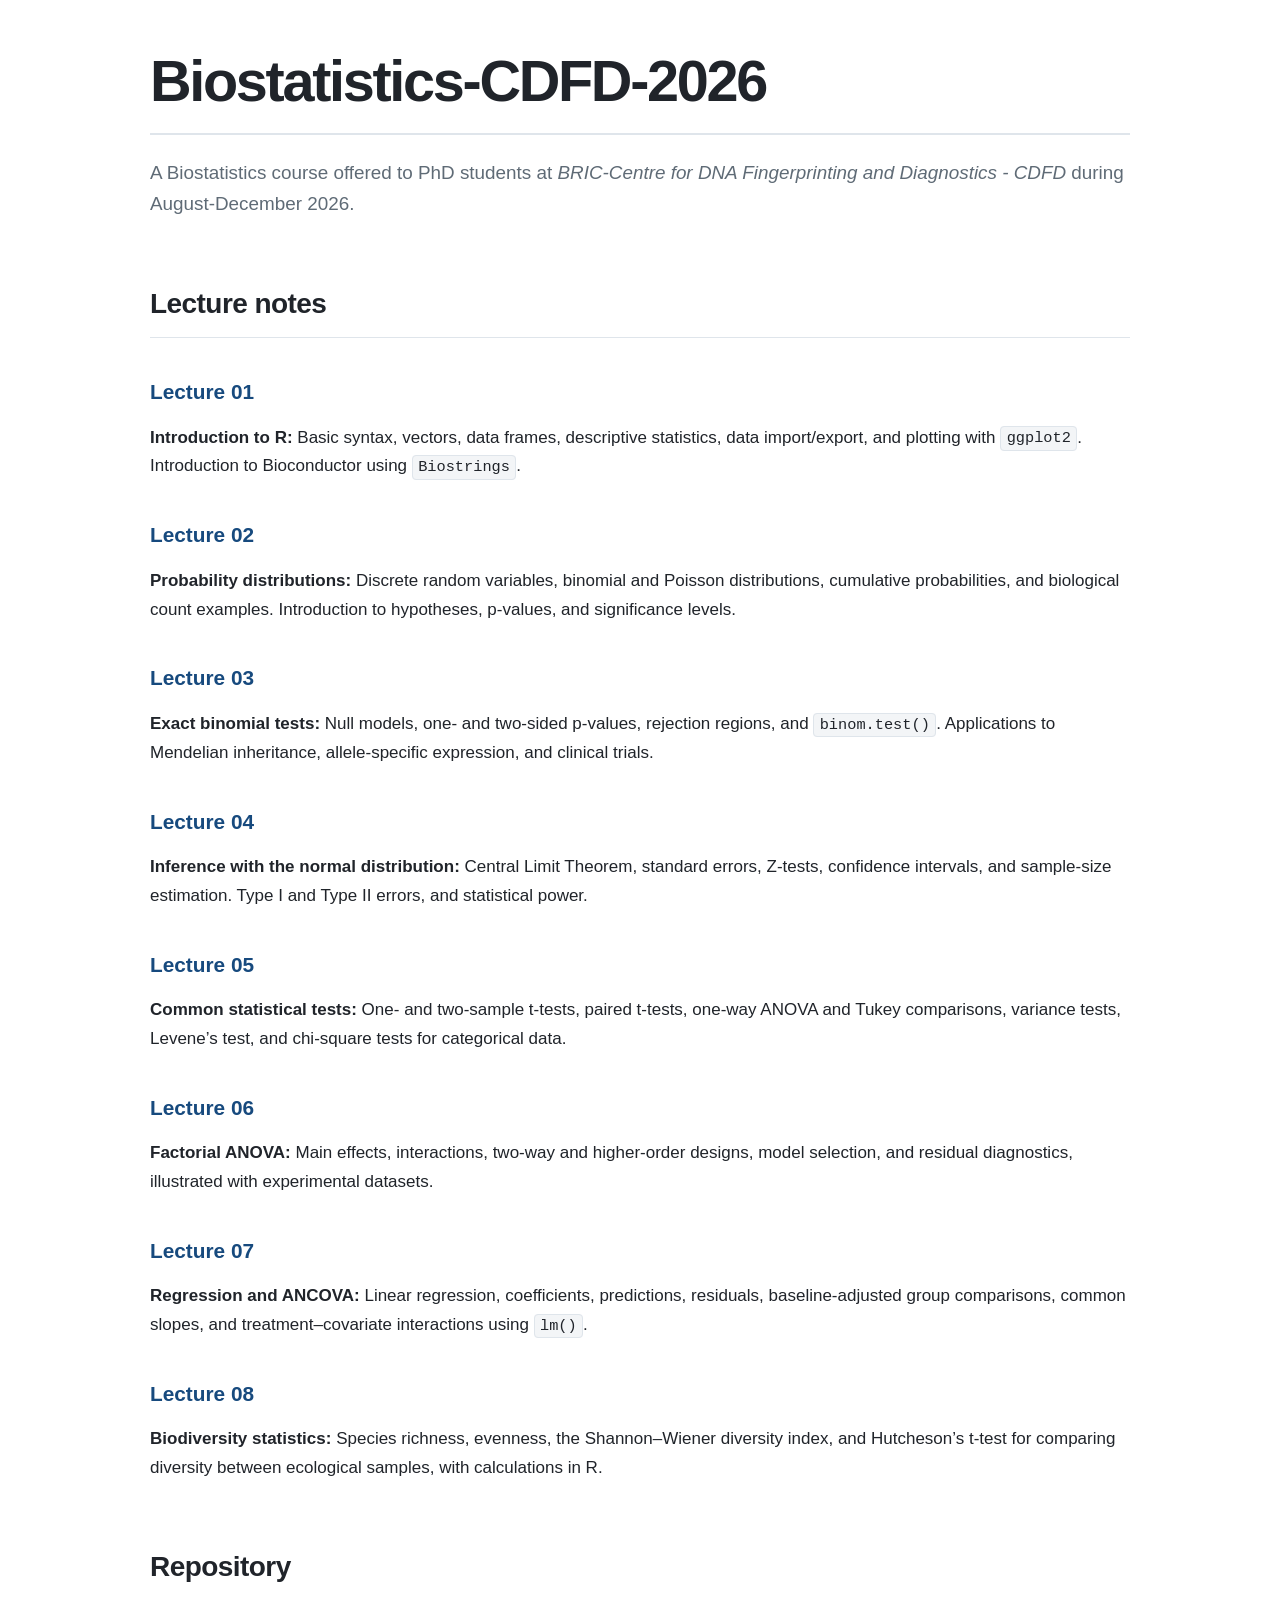
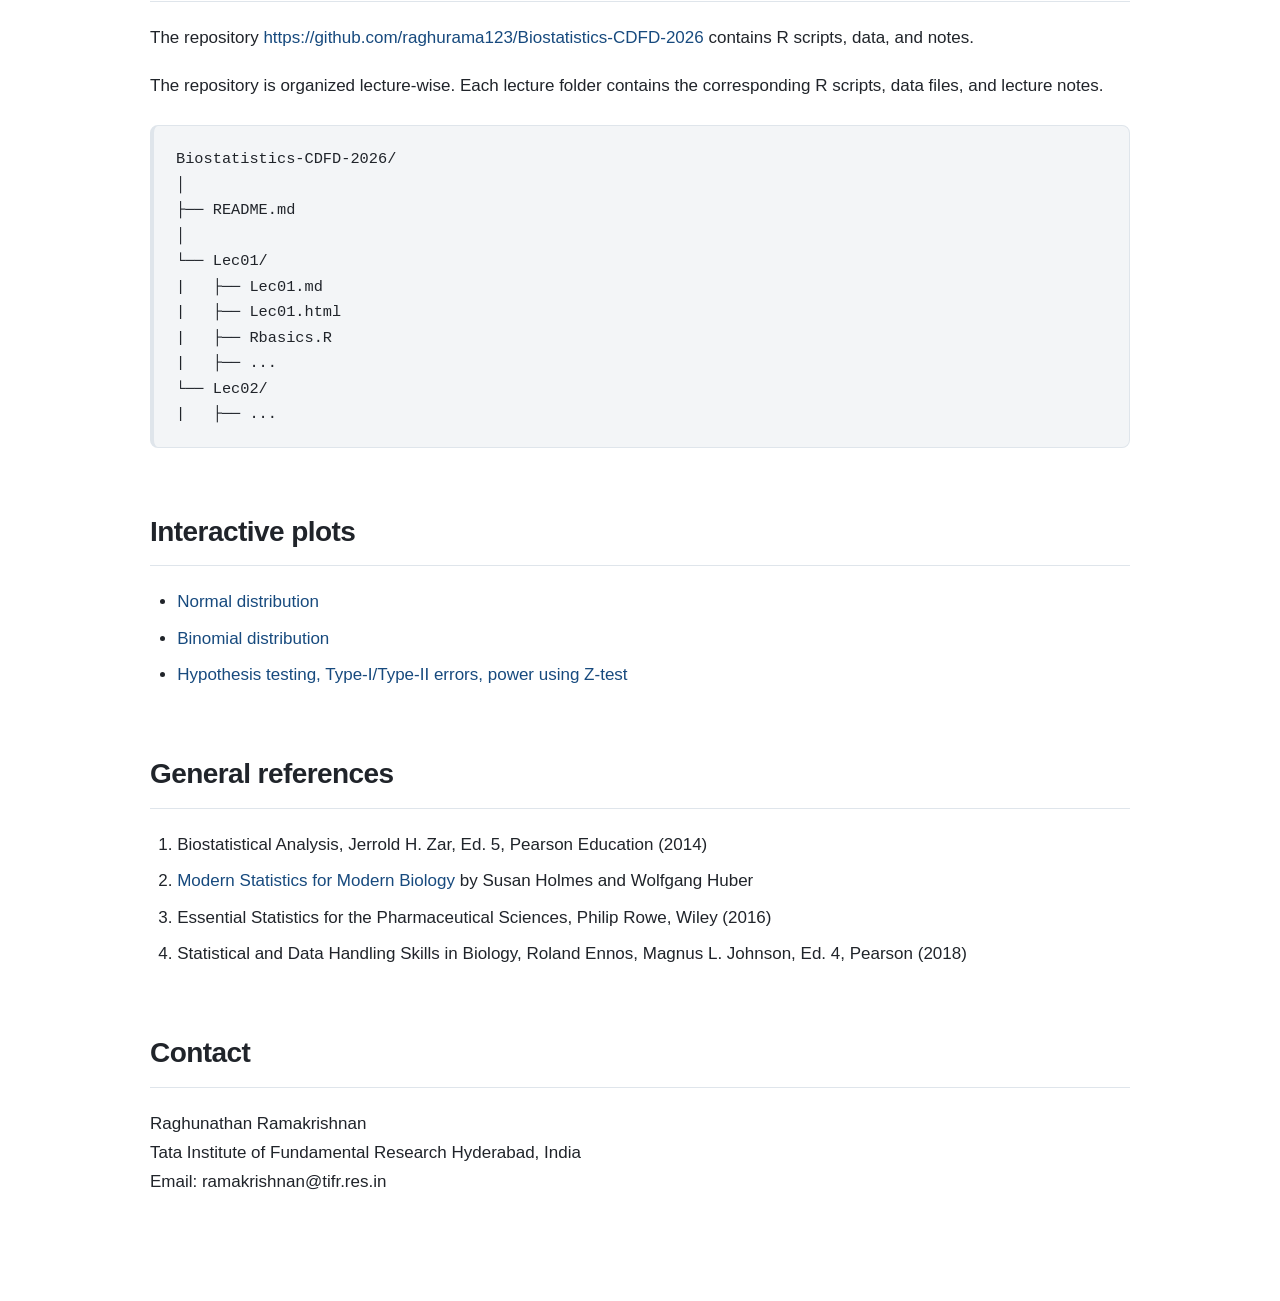
<file: index.html>
<!DOCTYPE html>
<html xmlns="http://www.w3.org/1999/xhtml">
<head>
  <meta charset="utf-8" />
  <meta name="generator" content="pandoc 3.11" />
  <meta name="viewport" content="width=device-width, initial-scale=1.0, user-scalable=yes" />
  <title>Biostatistics-CDFD-2026</title>
  <style>
    /* Default styles provided by pandoc.
    ** See https://pandoc.org/MANUAL.html#variables-for-html for config info.
    */
    span.smallcaps{font-variant: small-caps;}
    div.columns{display: flex; gap: 1.5em;}
    div.column{flex: auto;}
    @media screen {
    div.columns{gap: min(4vw, 1.5em);}
    div.column{overflow-x: auto;}
    }
    div.hanging-indent{margin-left: 1.5em; text-indent: -1.5em;}
    /* The extra [class] is a hack that increases specificity enough to
       override a similar rule in reveal.js */
    ul.task-list[class]{list-style: none;}
    ul.task-list li input[type="checkbox"] {
      font-size: inherit;
      width: 0.8em;
      margin: 0 0.8em 0.2em -1.6em;
      vertical-align: middle;
    }
  </style>
  <link rel="stylesheet" href="style.css" />
</head>
<body>
<h1 id="biostatistics-cdfd-2026">Biostatistics-CDFD-2026</h1>
<p>A Biostatistics course offered to PhD students at <em>BRIC-Centre for
DNA Fingerprinting and Diagnostics - CDFD</em> during August-December
2026.</p>
<h2 id="lecture-notes">Lecture notes</h2>
<h3 id="lecture-01"><a
href="https://raghurama123.github.io/Biostatistics-CDFD-2026/Lec01/Lec01.html"><strong>Lecture
01</strong></a></h3>
<p><strong>Introduction to R:</strong> Basic syntax, vectors, data
frames, descriptive statistics, data import/export, and plotting with
<code>ggplot2</code>. Introduction to Bioconductor using
<code>Biostrings</code>.</p>
<h3 id="lecture-02"><a
href="https://raghurama123.github.io/Biostatistics-CDFD-2026/Lec02/Lec02.html"><strong>Lecture
02</strong></a></h3>
<p><strong>Probability distributions:</strong> Discrete random
variables, binomial and Poisson distributions, cumulative probabilities,
and biological count examples. Introduction to hypotheses, p-values, and
significance levels.</p>
<h3 id="lecture-03"><a
href="https://raghurama123.github.io/Biostatistics-CDFD-2026/Lec03/Lec03.html"><strong>Lecture
03</strong></a></h3>
<p><strong>Exact binomial tests:</strong> Null models, one- and
two-sided p-values, rejection regions, and <code>binom.test()</code>.
Applications to Mendelian inheritance, allele-specific expression, and
clinical trials.</p>
<h3 id="lecture-04"><a
href="https://raghurama123.github.io/Biostatistics-CDFD-2026/Lec04/Lec04.html"><strong>Lecture
04</strong></a></h3>
<p><strong>Inference with the normal distribution:</strong> Central
Limit Theorem, standard errors, Z-tests, confidence intervals, and
sample-size estimation. Type I and Type II errors, and statistical
power.</p>
<h3 id="lecture-05"><a
href="https://raghurama123.github.io/Biostatistics-CDFD-2026/Lec05/Lec05.html"><strong>Lecture
05</strong></a></h3>
<p><strong>Common statistical tests:</strong> One- and two-sample
t-tests, paired t-tests, one-way ANOVA and Tukey comparisons, variance
tests, Levene’s test, and chi-square tests for categorical data.</p>
<h3 id="lecture-06"><a
href="https://raghurama123.github.io/Biostatistics-CDFD-2026/Lec06/Lec06.html"><strong>Lecture
06</strong></a></h3>
<p><strong>Factorial ANOVA:</strong> Main effects, interactions, two-way
and higher-order designs, model selection, and residual diagnostics,
illustrated with experimental datasets.</p>
<h3 id="lecture-07"><a
href="https://raghurama123.github.io/Biostatistics-CDFD-2026/Lec07/Lec07.html"><strong>Lecture
07</strong></a></h3>
<p><strong>Regression and ANCOVA:</strong> Linear regression,
coefficients, predictions, residuals, baseline-adjusted group
comparisons, common slopes, and treatment–covariate interactions using
<code>lm()</code>.</p>
<h3 id="lecture-08"><a
href="https://raghurama123.github.io/Biostatistics-CDFD-2026/Lec08/Lec08.html"><strong>Lecture
08</strong></a></h3>
<p><strong>Biodiversity statistics:</strong> Species richness, evenness,
the Shannon–Wiener diversity index, and Hutcheson’s t-test for comparing
diversity between ecological samples, with calculations in R.</p>
<h2 id="repository">Repository</h2>
<p>The repository <a
href="https://github.com/raghurama123/Biostatistics-CDFD-2026">https://github.com/raghurama123/Biostatistics-CDFD-2026</a>
contains R scripts, data, and notes.</p>
<p>The repository is organized lecture-wise. Each lecture folder
contains the corresponding R scripts, data files, and lecture notes.</p>
<pre class="text"><code>Biostatistics-CDFD-2026/
│
├── README.md
│
└── Lec01/
|   ├── Lec01.md
|   ├── Lec01.html
|   ├── Rbasics.R
|   ├── ...
└── Lec02/
|   ├── ...</code></pre>
<h2 id="interactive-plots">Interactive plots</h2>
<ul>
<li><a
href="https://raghurama123.github.io/Biostatistics-CDFD-2026/interactive_plots/NormalDistribution.html">Normal
distribution</a></li>
<li><a
href="https://raghurama123.github.io/Biostatistics-CDFD-2026/interactive_plots/BinomialDistribution.html">Binomial
distribution</a></li>
<li><a
href="https://raghurama123.github.io/Biostatistics-CDFD-2026/interactive_plots/HypothesisTestingZtest.html">Hypothesis
testing, Type-I/Type-II errors, power using Z-test</a></li>
</ul>
<h2 id="general-references">General references</h2>
<ol type="1">
<li>Biostatistical Analysis, Jerrold H. Zar, Ed. 5, Pearson Education
(2014)<br />
</li>
<li><strong><a href="https://www.huber.embl.de/msmb/">Modern Statistics
for Modern Biology</a></strong> by Susan Holmes and Wolfgang Huber<br />
</li>
<li>Essential Statistics for the Pharmaceutical Sciences, Philip Rowe,
Wiley (2016)</li>
<li>Statistical and Data Handling Skills in Biology, Roland Ennos,
Magnus L. Johnson, Ed. 4, Pearson (2018)</li>
</ol>
<h2 id="contact">Contact</h2>
<p>Raghunathan Ramakrishnan<br />
Tata Institute of Fundamental Research Hyderabad, India<br />
Email: ramakrishnan@tifr.res.in</p>
</body>
</html>
</file>
<file: style.css>
/* ==========================================================
   Biostatistics-CDFD-2026
   Course website stylesheet
   Blue is reserved for hyperlinks only
   ========================================================== */

:root {
    --bg: #ffffff;
    --bg-soft: #f6f8fb;

    --text: #20242a;
    --muted: #5f6b76;

    --link: #174a7e;
    --link-hover: #2f80c9;

    --border: #dfe5eb;
    --code-bg: #f3f5f7;

    --max-width: 980px;
}


/* ----------------------------------------------------------
   Page
   ---------------------------------------------------------- */

html {
    scroll-behavior: smooth;
}

body {
    max-width: var(--max-width);
    margin: 0 auto;
    padding: 50px 32px 80px;

    font-family:
        -apple-system,
        BlinkMacSystemFont,
        "Segoe UI",
        Roboto,
        Helvetica,
        Arial,
        sans-serif;

    font-size: 17px;
    line-height: 1.7;

    color: var(--text);
    background: var(--bg);
}


/* ----------------------------------------------------------
   Main title
   ---------------------------------------------------------- */

h1 {
    margin-top: 0;
    margin-bottom: 12px;

    font-size: clamp(2.2rem, 5vw, 3.6rem);
    font-weight: 700;
    letter-spacing: -0.04em;
    line-height: 1.1;

    color: var(--text);

    border-bottom: 2px solid var(--border);
    padding-bottom: 20px;
}


/* Introductory paragraph immediately below title */

h1 + p {
    margin-top: 22px;
    margin-bottom: 38px;

    font-size: 1.18rem;
    line-height: 1.65;

    color: var(--muted);
}


/* ----------------------------------------------------------
   Headings
   ---------------------------------------------------------- */

h2 {
    margin-top: 60px;
    margin-bottom: 22px;

    font-size: 1.75rem;
    font-weight: 650;
    letter-spacing: -0.02em;

    color: var(--text);

    border-bottom: 1px solid var(--border);
    padding-bottom: 10px;
}

h3 {
    margin-top: 36px;
    margin-bottom: 14px;

    font-size: 1.3rem;
    font-weight: 650;

    color: var(--text);
}

h4 {
    margin-top: 28px;
    margin-bottom: 12px;

    color: var(--text);
}


/* ----------------------------------------------------------
   Paragraphs
   ---------------------------------------------------------- */

p {
    margin: 0 0 1.15em;
}


/* ----------------------------------------------------------
   Hyperlinks
   ---------------------------------------------------------- */

a {
    color: var(--link);
    text-decoration: none;
    font-weight: 500;

    text-underline-offset: 3px;
}

a:visited {
    color: var(--link);
}

a:hover,
a:focus {
    color: var(--link-hover);
    text-decoration: underline;
}


/* ----------------------------------------------------------
   Lecture links
   ---------------------------------------------------------- */

/*
   Links immediately following Lecture headings remain
   simple text links rather than buttons.
*/

h3 + p a {
    color: var(--link);

    padding: 0;
    margin: 0;

    font-weight: 600;
    text-decoration: none;
}

h3 + p a:visited {
    color: var(--link);
}

h3 + p a:hover,
h3 + p a:focus {
    color: var(--link-hover);
    text-decoration: underline;
}


/* ----------------------------------------------------------
   Lists
   ---------------------------------------------------------- */

ul,
ol {
    padding-left: 1.6em;
    margin-bottom: 1.6em;
}

li {
    margin: 0.45em 0;
}

li::marker {
    color: var(--text);
}


/* ----------------------------------------------------------
   Strong and emphasized text
   ---------------------------------------------------------- */

strong {
    font-weight: 650;
}

em {
    color: inherit;
}


/* ----------------------------------------------------------
   Inline code
   ---------------------------------------------------------- */

code {
    padding: 0.15em 0.35em;

    font-family:
        "SFMono-Regular",
        Consolas,
        "Liberation Mono",
        Menlo,
        monospace;

    font-size: 0.9em;

    color: var(--text);
    background: var(--code-bg);

    border: 1px solid var(--border);
    border-radius: 4px;
}


/* ----------------------------------------------------------
   Code blocks
   ---------------------------------------------------------- */

pre {
    margin: 24px 0;
    padding: 20px 22px;

    overflow-x: auto;

    color: var(--text);
    background: var(--code-bg);

    border: 1px solid var(--border);
    border-left: 4px solid var(--border);

    border-radius: 8px;

    line-height: 1.5;
}

pre code {
    padding: 0;

    color: inherit;
    background: transparent;

    border: none;
}


/* ----------------------------------------------------------
   Block quotes
   ---------------------------------------------------------- */

blockquote {
    margin: 28px 0;
    padding: 15px 22px;

    color: var(--muted);
    background: var(--bg-soft);

    border-left: 4px solid var(--border);

    border-radius: 0 7px 7px 0;
}

blockquote p:last-child {
    margin-bottom: 0;
}


/* ----------------------------------------------------------
   Tables
   ---------------------------------------------------------- */

table {
    width: 100%;
    margin: 28px 0;

    border-collapse: separate;
    border-spacing: 0;

    overflow: hidden;

    border: 1px solid var(--border);
    border-radius: 8px;
}

th,
td {
    padding: 11px 14px;

    text-align: left;

    border-bottom: 1px solid var(--border);
}

th {
    color: var(--text);
    background: var(--bg-soft);

    font-weight: 650;
}

tr:last-child td {
    border-bottom: none;
}

tbody tr:hover {
    background: var(--bg-soft);
}


/* ----------------------------------------------------------
   Horizontal rule
   ---------------------------------------------------------- */

hr {
    margin: 50px 0;

    border: 0;
    border-top: 1px solid var(--border);
}


/* ----------------------------------------------------------
   Images
   ---------------------------------------------------------- */

img {
    display: block;

    max-width: 100%;
    height: auto;

    margin: 28px auto;

    border-radius: 8px;
}


/* ----------------------------------------------------------
   Figures and captions
   ---------------------------------------------------------- */

figure {
    margin: 32px 0;
}

figcaption {
    margin-top: 10px;

    color: var(--muted);

    font-size: 0.92rem;
    text-align: center;
}


/* ----------------------------------------------------------
   Contact section
   ---------------------------------------------------------- */

h2:last-of-type {
    margin-top: 60px;
}


/* ----------------------------------------------------------
   Selection
   ---------------------------------------------------------- */

::selection {
    color: var(--text);
    background: #e5e8eb;
}


/* ----------------------------------------------------------
   Responsive layout
   ---------------------------------------------------------- */

@media (max-width: 700px) {

    body {
        padding: 30px 20px 60px;

        font-size: 16px;
    }

    h1 {
        font-size: 2.25rem;
    }

    h2 {
        margin-top: 45px;
        font-size: 1.55rem;
    }

    h3 {
        font-size: 1.2rem;
    }

    pre {
        padding: 16px;
    }

    table {
        display: block;
        overflow-x: auto;
    }
}


/* ----------------------------------------------------------
   Automatic dark mode
   ---------------------------------------------------------- */

@media (prefers-color-scheme: dark) {

    :root {
        --bg: #11161c;
        --bg-soft: #182029;

        --text: #dce3ea;
        --muted: #aab5c0;

        --link: #76b7eb;
        --link-hover: #a7d4f5;

        --border: #303b46;
        --code-bg: #161d24;
    }

    ::selection {
        color: var(--text);
        background: #303b46;
    }
}
</file>
